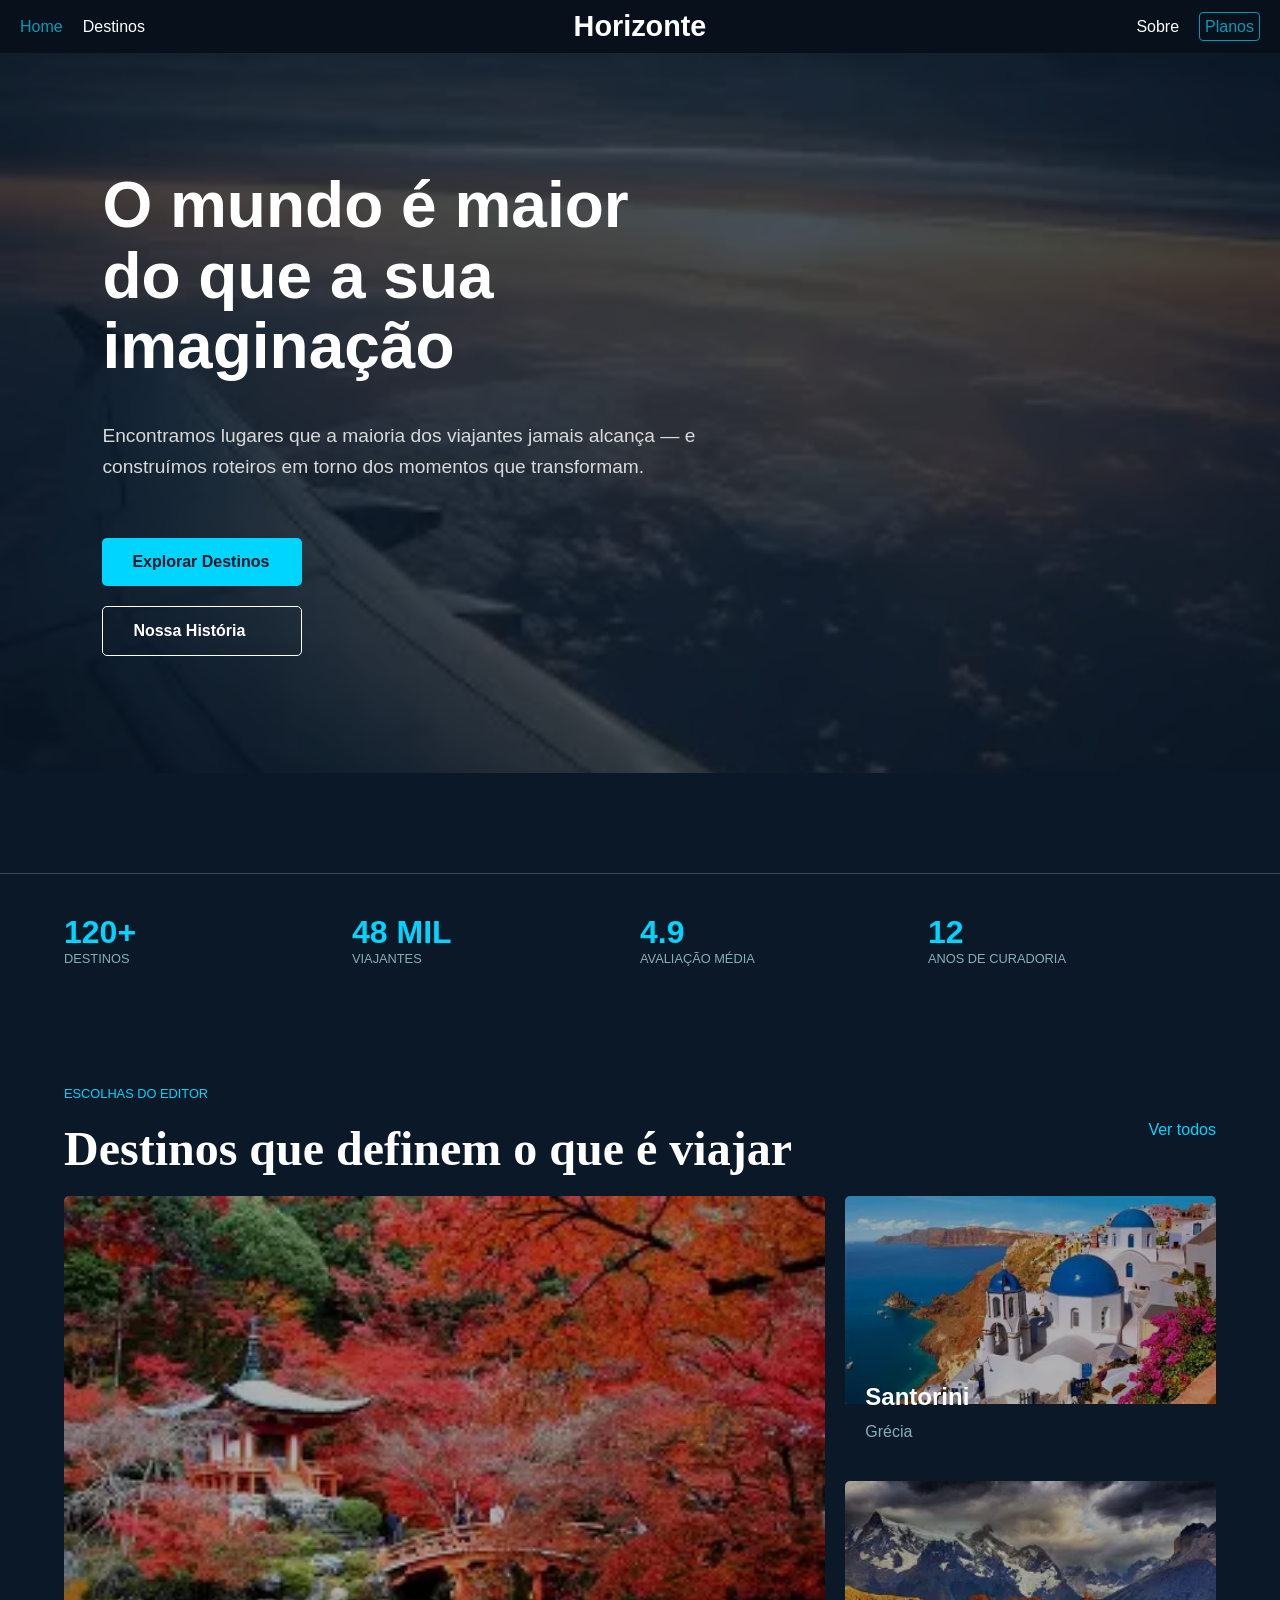
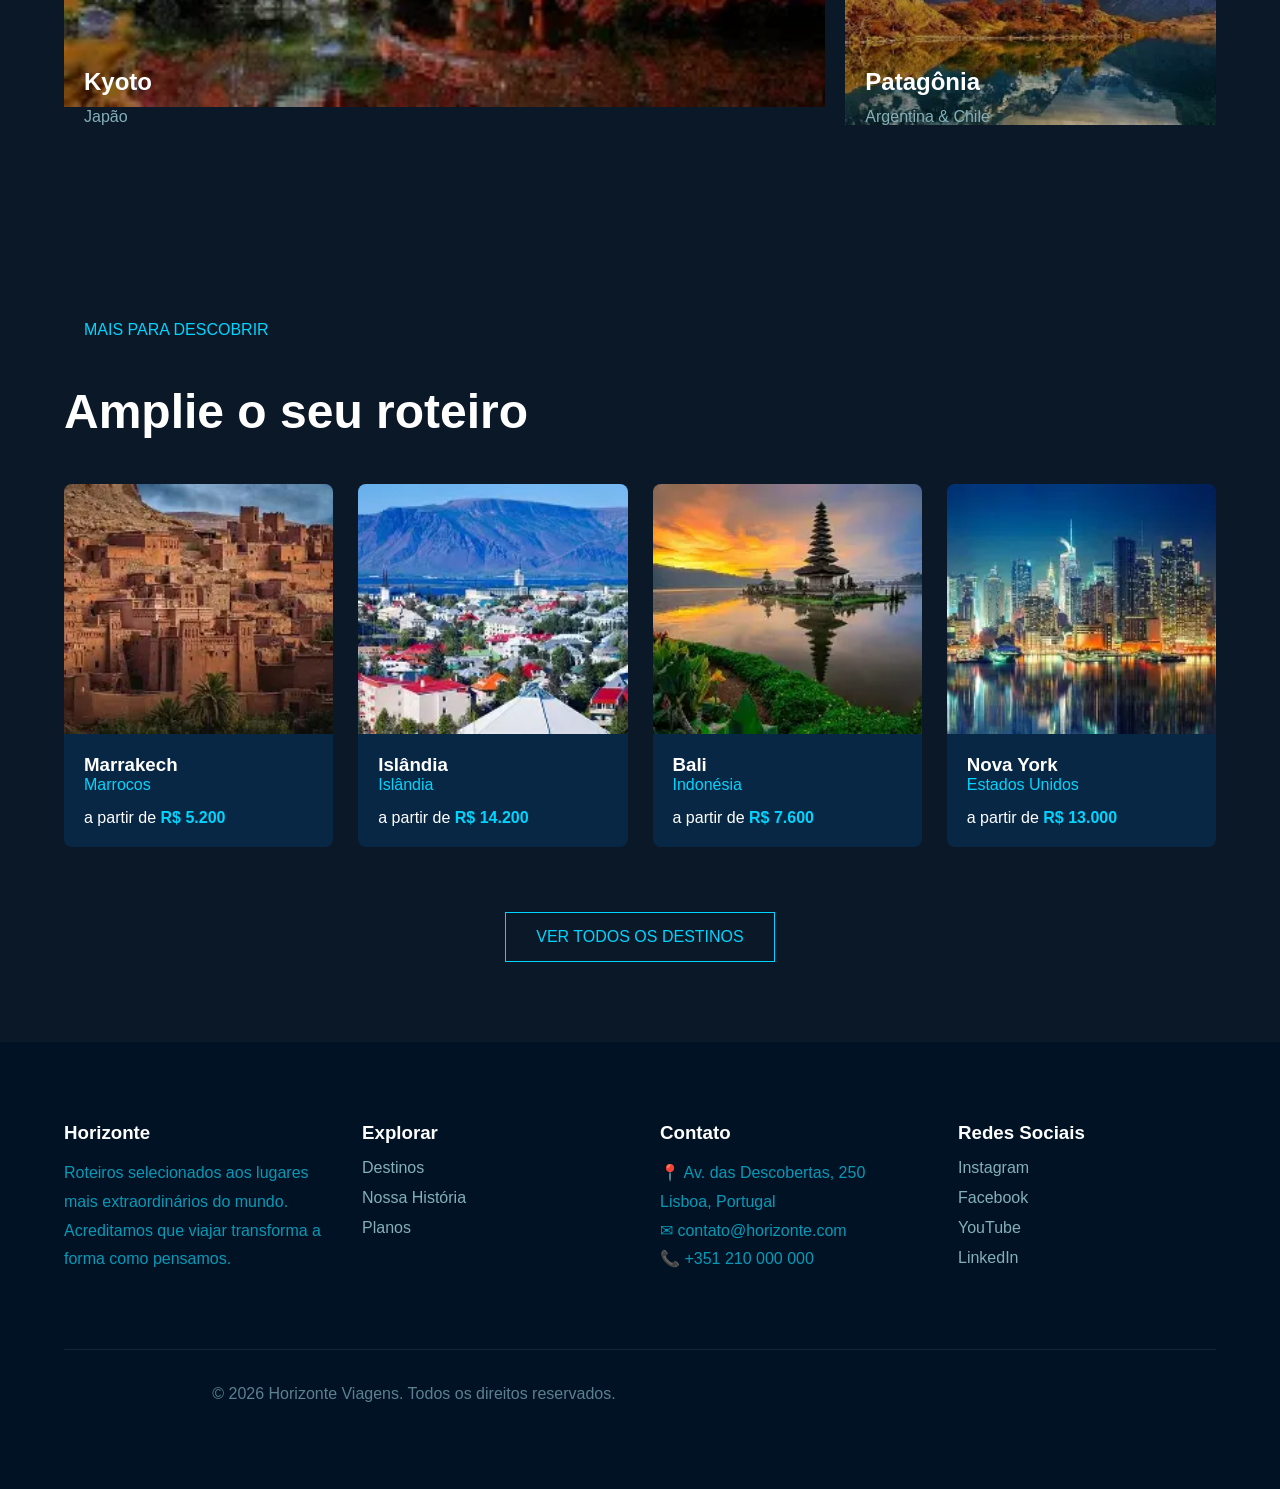
<file: AtividadeTemaLivre/index.html>
<!DOCTYPE html>
<html lang="pt-br">
<head>
    <meta charset="UTF-8">
    <meta name="viewport" content="width=device-width, initial-scale=1.0">
    <title>Home</title>
    <link rel="stylesheet" href="../AtividadeTemaLivre/css/style.css">
</head>
<body>
    <header>
        <nav class="navbar">
            <div class="nav-esquerda">
                <ul>
                    <li><a href="../AtividadeTemaLivre/index.html" class="ativo">Home</a></li>
                    <li><a href="../AtividadeTemaLivre/pages/destinos.html">Destinos</a></li>
                </ul>
        </div>
        <div class="nav-title">
            <h1>Horizonte</h1>
        </div>
        <div class="nav-direita">
            <ul>
                <li><a href="../AtividadeTemaLivre/pages/sobre.html">Sobre</a></li>
                <li><a href="../AtividadeTemaLivre/pages/planos.html" class="planos">Planos</a></li>
            </ul>
        </div>
        </nav>
    </header>

    <main>
        <section class="hero">
            <div class="content">
                <figure>
                    <img src="../AtividadeTemaLivre/assets/imagens/imagemFundo.webp" alt="">
                </figure>

                <div class="texto">
                    <h1>O mundo é maior do que a sua imaginação</h1>
                    <p>Encontramos lugares que a maioria dos viajantes jamais alcança — e construímos roteiros em torno dos momentos que transformam.</p>
                    <a href="../AtividadeTemaLivre/pages/destinos.html" class="botao-explorar">Explorar Destinos</a>
                    <a href="../AtividadeTemaLivre/pages/sobre.html" class="botao-historia">Nossa História</a>
                </div>
            </div>
            <div class="informacoes">
                <div class="info">
                    <h3>120+</h3>
                    <p>DESTINOS</p>
                </div>
                <div class="info">
                    <h3>48 MIL</h3>
                    <p>VIAJANTES</p>
                </div>
                <div class="info">
                    <h3>4.9</h3>
                    <p>AVALIAÇÃO MÉDIA</p>
                </div>
                <div class="info">
                    <h3>12</h3>
                    <p>Anos de curadoria</p>
                </div>
            </div>
        </section>

        <section class="escolha-editor">
            <p>ESCOLHAS DO EDITOR</p>
            <h2>Destinos que definem o que é viajar</h2>
            <a href="../AtividadeTemaLivre/pages/destinos.html">Ver todos</a>
            <div class="escolha">
                <figure>
                    <img src="../AtividadeTemaLivre/assets/imagens/kyoto.webp" alt="">
                </figure>
                <h2>Kyoto</h2>
                <p>Japão</p>
            </div>
            <div class="escolha">
                <figure>
                    <img src="../AtividadeTemaLivre/assets/imagens/santorini.webp" alt="">
                </figure>
                <h2>Santorini</h2>
                <p>Grécia</p>
            </div>
            <div class="escolha">
                <figure>
                    <img src="../AtividadeTemaLivre/assets/imagens/patagonia.webp" alt="">
                </figure>
                <h2>Patagônia</h2>
                <p>Argentina & Chile</p>
            </div>
        </section>

        <section class="descobir">
            <p>MAIS PARA DESCOBRIR</p>
            <h2>Amplie o seu roteiro</h2>

            <div>
                <figure>
                    <img src="../AtividadeTemaLivre/assets/imagens/marrakech.webp" alt="">
                </figure>
                <h3>Marrakech</h3>
                <span>Marrocos</span>
                <p>a partir de <strong>R$ 5.200</strong></p>
            </div>

            <div>
                <figure>
                    <img src="../AtividadeTemaLivre/assets/imagens/islandia.webp" alt="">
                </figure>
                <h3>Islândia</h3>
                <span>Islândia</span>
                <p>a partir de <strong>R$ 14.200</strong></p>
            </div>

            <div>
                <figure>
                    <img src="../AtividadeTemaLivre/assets/imagens/bali.webp" alt="">
                </figure>
                <h3>Bali</h3>
                <span>Indonésia</span>
                <p>a partir de <strong>R$ 7.600</strong></p>
            </div>

            <div>
                <figure>
                    <img src="../AtividadeTemaLivre/assets/imagens/novaYork.webp" alt="">
                </figure>
                <h3>Nova York</h3>
                <span>Estados Unidos</span>
                <p>a partir de <strong>R$ 13.000</strong></p>
            </div>
            <a href="../AtividadeTemaLivre/pages/destinos.html">VER TODOS OS DESTINOS</a>
        </section>
    </main>

    <footer>
        <div>
            <h3>Horizonte</h3>
            <p>Roteiros selecionados aos lugares mais extraordinários do mundo. Acreditamos que viajar transforma a forma como pensamos.</p>
        </div>
        <div>
            <h3>Explorar</h3>
            <a href="../pages/destinos.html">Destinos</a>
            <a href="../pages/sobre.html">Nossa História</a>
            <a href="../pages/planos.html">Planos</a>
        </div>

        <div>
            <h3>Contato</h3>
            <p>📍 Av. das Descobertas, 250</p>
            <p>Lisboa, Portugal</p>
            <p>✉ contato@horizonte.com</p>
            <p>📞 +351 210 000 000</p>
        </div>

        <div>
            <h3>Redes Sociais</h3>
            <a href="#">Instagram</a>
            <a href="#">Facebook</a>
            <a href="#">YouTube</a>
            <a href="#">LinkedIn</a>
        </div>
        
        <div class="copyright">
            <p>© 2026 Horizonte Viagens. Todos os direitos reservados.</p>
        </div>
    </footer>
</body>
</html>
</file>
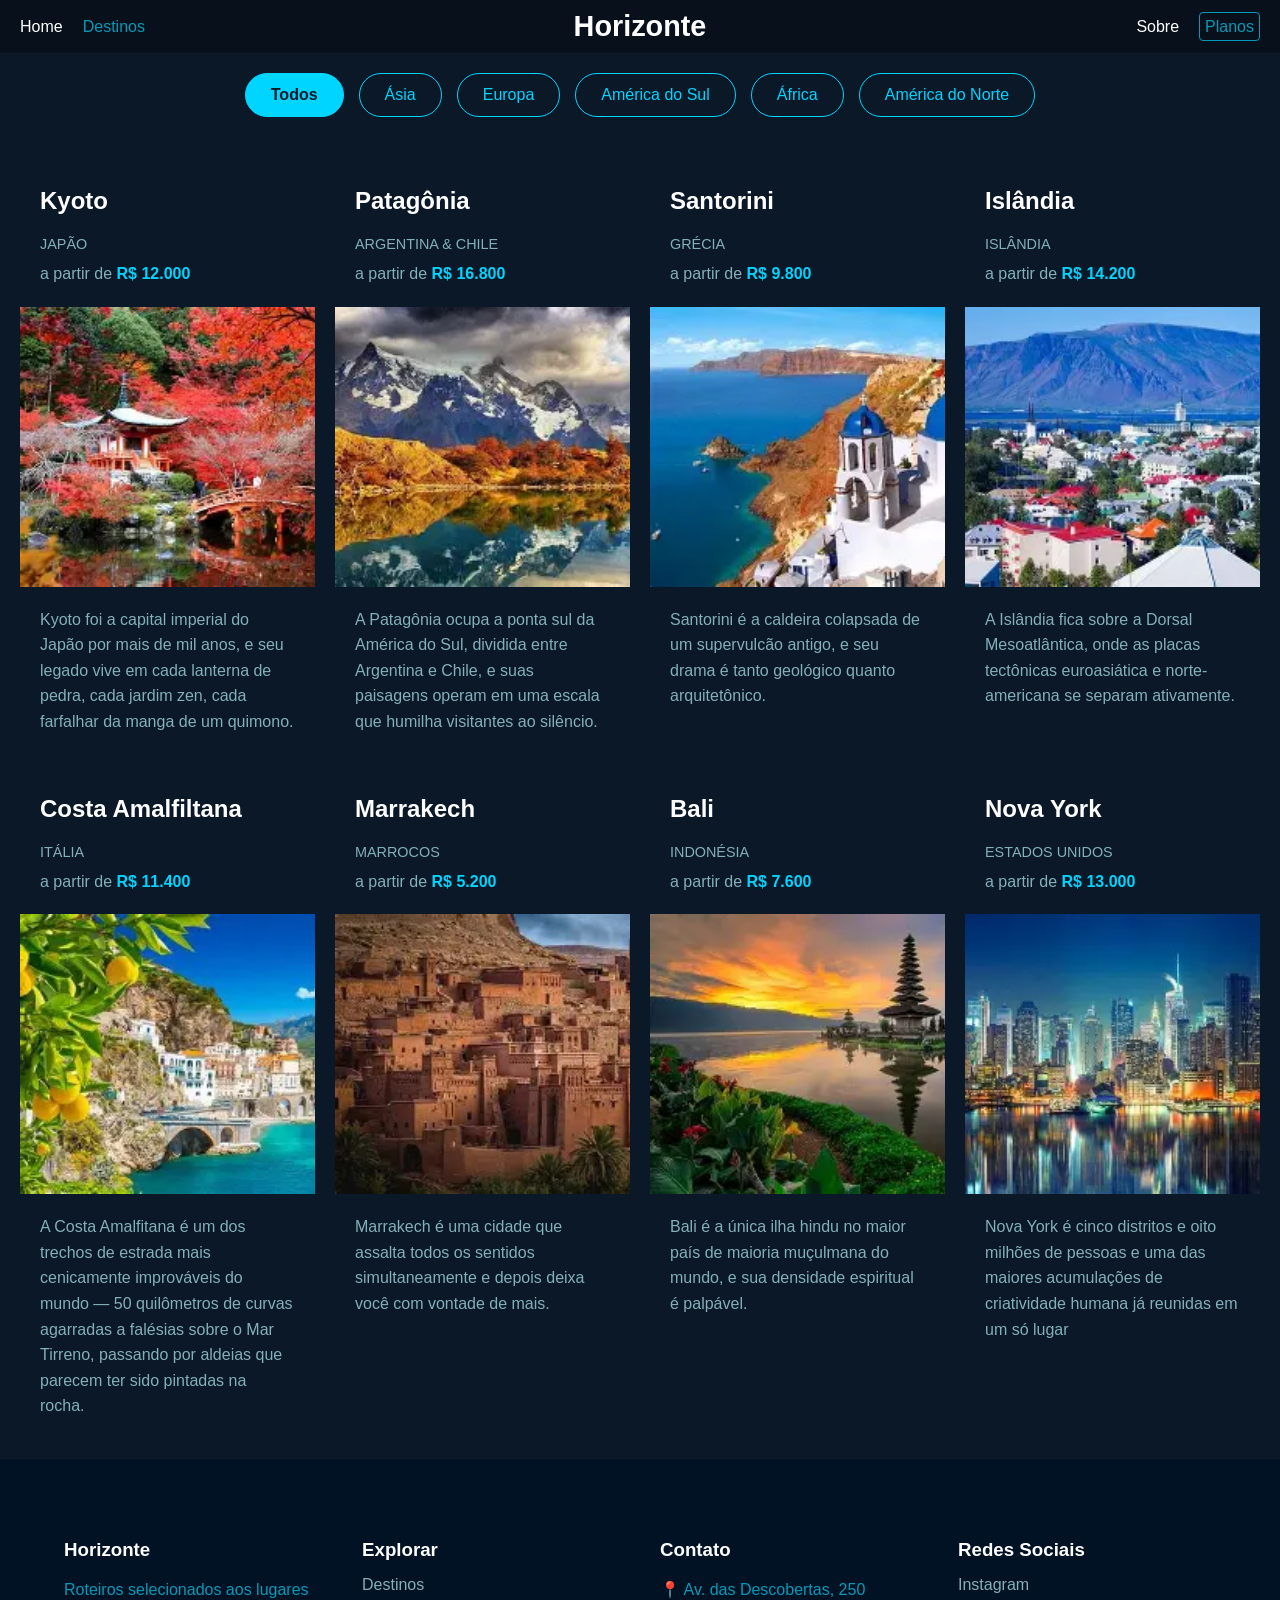
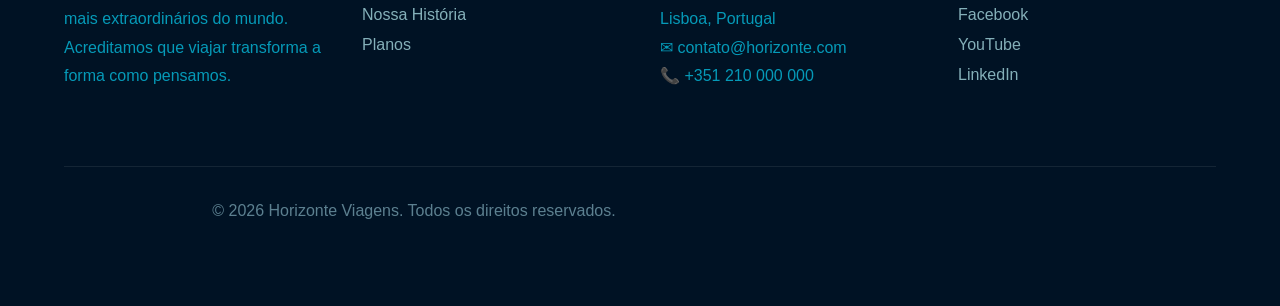
<file: AtividadeTemaLivre/pages/destinos.html>
<!DOCTYPE html>
<html lang="pt-br">
<head>
    <meta charset="UTF-8">
    <meta name="viewport" content="width=device-width, initial-scale=1.0">
    <title>Destinos</title>
    <link rel="stylesheet" href="../css/destinos.css">
</head>
<body>
    <header>
        <nav class="navbar">
            <div class="nav-esquerda">
                <ul>
                    <li><a href="../index.html">Home</a></li>
                    <li><a href="../pages/destinos.html" class="ativo">Destinos</a></li>
                </ul>
            </div>
            <div class="nav-title">
                <h1>Horizonte</h1>
            </div>
            <div class="nav-direita">
                <ul>
                    <li><a href="../pages/sobre.html">Sobre</a></li>
                    <li><a href="../pages/planos.html" class="planos">Planos</a></li>
                </ul>
            </div>
        </nav>
    </header>

    <main>
        <section>
            <input type="radio" name="continente" id="todos" checked>
            <input type="radio" name="continente" id="asia">
            <input type="radio" name="continente" id="europa">
            <input type="radio" name="continente" id="america-sul">
            <input type="radio" name="continente" id="africa">
            <input type="radio" name="continente" id="america-norte">

            <div class="menu">
                <label for="todos">Todos</label>
                <label for="asia">Ásia</label>
                <label for="europa">Europa</label>
                <label for="america-sul">América do Sul</label>
                <label for="africa">África</label>
                <label for="america-norte">América do Norte</label>
            </div>

            <section class="cards">
                <div class="card asia">
                    <h2>Kyoto</h2>
                    <span>Japão</span>
                    <p>a partir de <strong>R$ 12.000</strong></p>
                    <div class="imagens">
                        <figure>
                            
                            <a href="../pages/detalhes.html"><img src="../assets/imagens/kyoto.webp" alt=""></a>
                        </figure>
                    </div>
                    <p>Kyoto foi a capital imperial do Japão por mais de mil anos, e seu legado vive em cada lanterna de pedra, cada jardim zen, cada farfalhar da manga de um quimono.</p>
                </div>

                <div class="card america-sul">
                    <h2>Patagônia</h2>
                    <span>Argentina & Chile</span>
                    <p>a partir de <strong>R$ 16.800</strong></p>
                    <div class="imagens">
                        <figure>
                            <a href="../pages/detalhes.html"><img src="../assets/imagens/patagonia.webp" alt=""></a>
                        </figure>
                    </div>
                    <p>A Patagônia ocupa a ponta sul da América do Sul, dividida entre Argentina e Chile, e suas paisagens operam em uma escala que humilha visitantes ao silêncio.</p>
                </div>

                <div class="card europa">
                    <h2>Santorini</h2>
                    <span>Grécia</span>
                    <p>a partir de <strong>R$ 9.800</strong></p>
                    <div class="imagens">
                        <figure>
                            <a href="../pages/detalhes.html"><img src="../assets/imagens/santorini.webp" alt=""></a>
                        </figure>
                    </div>
                    <p>Santorini é a caldeira colapsada de um supervulcão antigo, e seu drama é tanto geológico quanto arquitetônico.</p>
                </div>

                <div class="card europa">
                    <h2>Islândia</h2>
                    <span>Islândia</span>
                    <p>a partir de <strong>R$ 14.200</strong></p>
                    <div class="imagens">
                        <figure>
                            <a href="../pages/detalhes.html"><img src="../assets/imagens/islandia.webp" alt=""></a>
                        </figure>
                    </div>
                    <p>A Islândia fica sobre a Dorsal Mesoatlântica, onde as placas tectônicas euroasiática e norte-americana se separam ativamente.</p>

                </div>

                <div class="card europa">
                    <h2>Costa Amalfiltana</h2>
                    <span>Itália</span>
                    <p>a partir de <strong>R$ 11.400</strong></p>
                    <div class="imagens">
                        <figure>
                            <a href="../pages/detalhes.html"><img src="../assets/imagens/costaAmalfitana.webp" alt=""></a>
                        </figure>
                    </div>
                    <p>A Costa Amalfitana é um dos trechos de estrada mais cenicamente improváveis do mundo — 50 quilômetros de curvas agarradas a falésias sobre o Mar Tirreno, passando por aldeias que parecem ter sido pintadas na rocha.</p>
                </div>
                
                <div class="card africa">
                    <h2>Marrakech</h2>
                    <span>Marrocos</span>
                    <p>a partir de <strong>R$ 5.200</strong></p>
                        <div class="imagens">
                            <figure>
                                <a href="../pages/detalhes.html"><img src="../assets/imagens/marrakech.webp" alt=""></a>
                            </figure>
                    </div>
                    <p>Marrakech é uma cidade que assalta todos os sentidos simultaneamente e depois deixa você com vontade de mais.</p>
                </div>

                <div class="card asia">
                    <h2>Bali</h2>
                    <span>Indonésia</span>
                    <p>a partir de <strong>R$ 7.600</strong></p>
                    <div class="imagens">
                        <figure>
                            <a href="../pages/detalhes.html"><img src="../assets/imagens/bali.webp" alt=""></a>
                        </figure>
                    </div>
                    <p>Bali é a única ilha hindu no maior país de maioria muçulmana do mundo, e sua densidade espiritual é palpável.</p>
                </div>

                <div class="card america-norte">
                    <h2>Nova York</h2>
                    <span>Estados Unidos</span>
                    <p>a partir de <strong>R$ 13.000</strong></p>
                    <div class="imagens">
                        <figure>
                            <a href="../pages/detalhes.html"><img src="../assets/imagens/novaYork.webp" alt=""></a>
                        </figure>
                    </div>
                    <p>Nova York é cinco distritos e oito milhões de pessoas e uma das maiores acumulações de criatividade humana já reunidas em um só lugar</p>
                </div>
            </section>
        </section>
    </main>

    <footer>
        <div>
            <h3>Horizonte</h3>
            <p>Roteiros selecionados aos lugares mais extraordinários do mundo. Acreditamos que viajar transforma a forma como pensamos.</p>
        </div>
        <div>
            <h3>Explorar</h3>
            <a href="../pages/destinos.html">Destinos</a>
            <a href="../pages/sobre.html">Nossa História</a>
            <a href="../pages/planos.html">Planos</a>
        </div>

        <div>
            <h3>Contato</h3>
            <p>📍 Av. das Descobertas, 250</p>
            <p>Lisboa, Portugal</p>
            <p>✉ contato@horizonte.com</p>
            <p>📞 +351 210 000 000</p>
        </div>

        <div>
            <h3>Redes Sociais</h3>
            <a href="#">Instagram</a>
            <a href="#">Facebook</a>
            <a href="#">YouTube</a>
            <a href="#">LinkedIn</a>
        </div>
        
        <div class="copyright">
            <p>© 2026 Horizonte Viagens. Todos os direitos reservados.</p>
        </div>
    </footer>
</body>
</html>
</file>
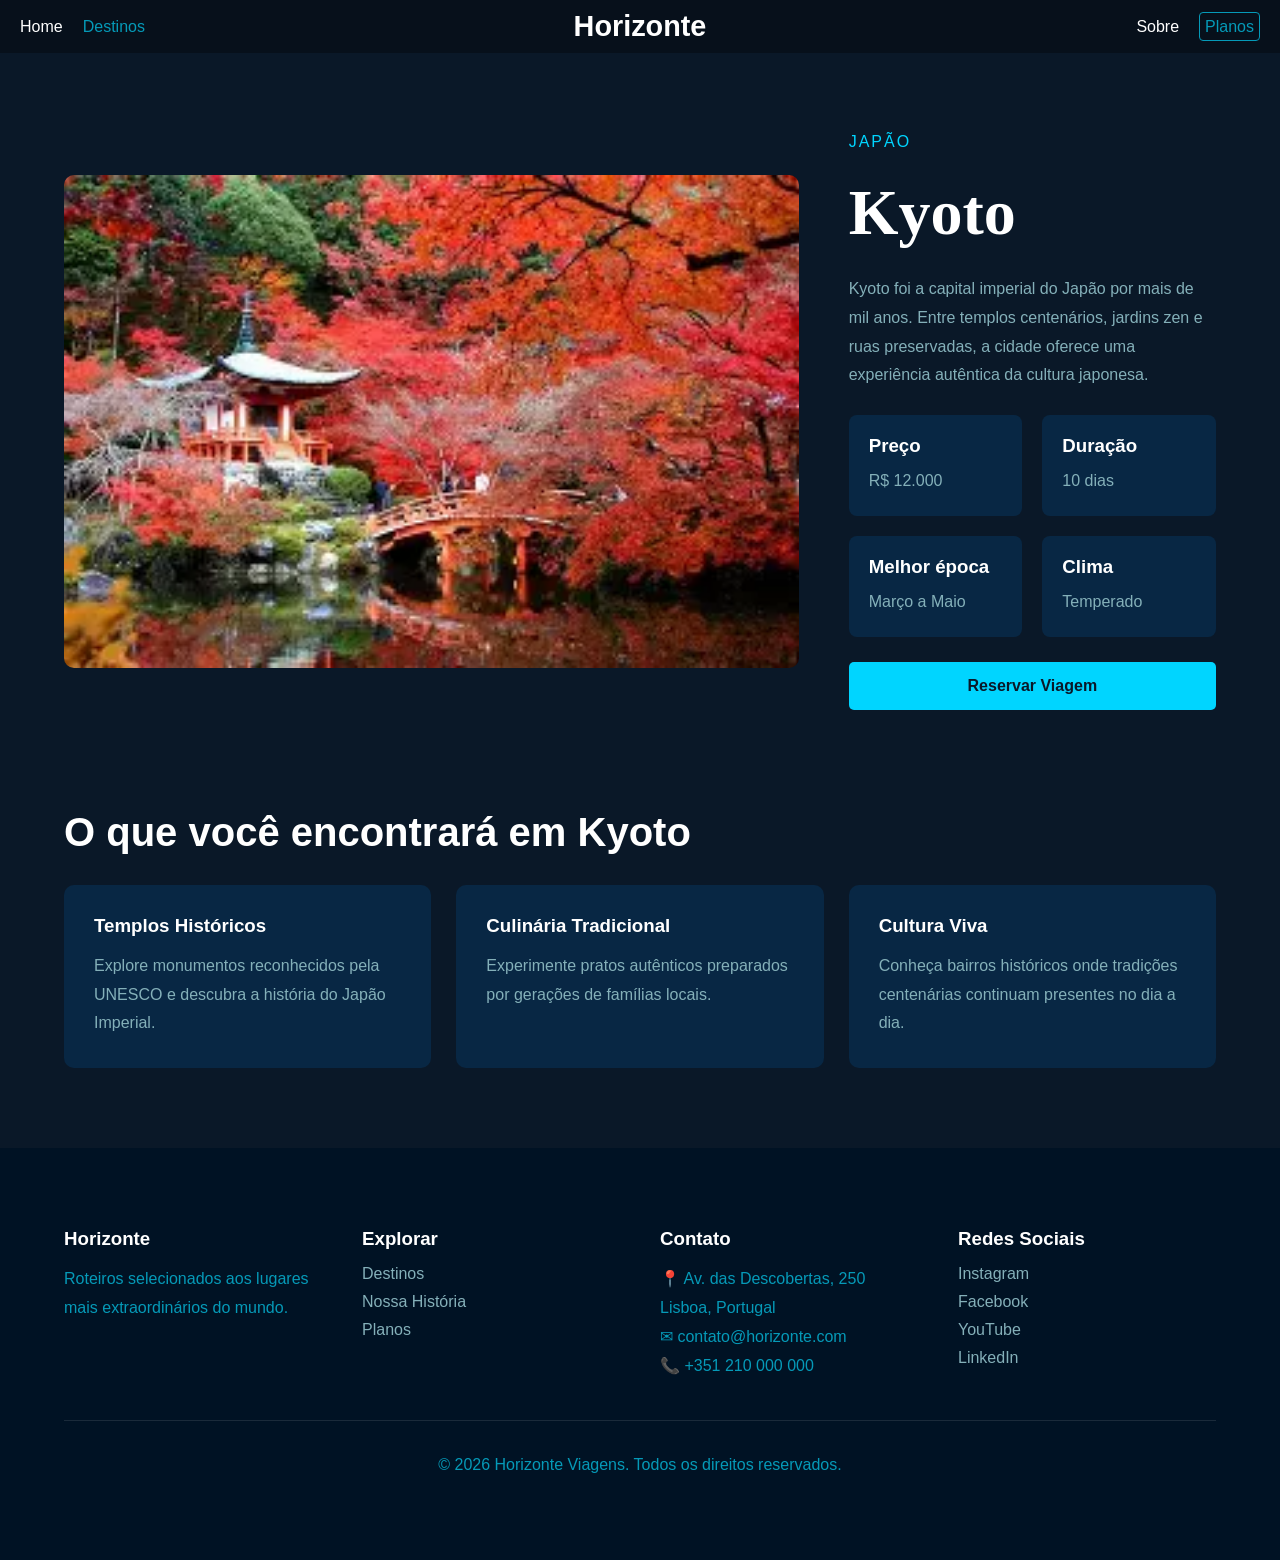
<file: AtividadeTemaLivre/pages/detalhes.html>
<!DOCTYPE html>
<html lang="pt-br">
<head>
    <meta charset="UTF-8">
    <meta name="viewport" content="width=device-width, initial-scale=1.0">
    <title>Kyoto - Horizonte</title>
    <link rel="stylesheet" href="../css/detalhes.css">
</head>
<body>

    <header>
        <nav class="navbar">
            <div class="nav-esquerda">
                <ul>
                    <li><a href="../index.html">Home</a></li>
                    <li><a href="../pages/destinos.html" class="ativo">Destinos</a></li>
                </ul>
            </div>
            <div class="nav-title">
                <h1>Horizonte</h1>
            </div>
            <div class="nav-direita">
                <ul>
                    <li><a href="../pages/sobre.html">Sobre</a></li>
                    <li><a href="../pages/planos.html" class="planos">Planos</a></li>
                </ul>
            </div>
        </nav>
    </header>

    <main>
        <section class="detalhe-destino">
            <figure>
                <img src="../assets/imagens/kyoto.webp" alt="Kyoto">
            </figure>
            <div class="informacoes">
                <span>JAPÃO</span>
                <h1>Kyoto</h1>
                <p>Kyoto foi a capital imperial do Japão por mais de mil anos.
                    Entre templos centenários, jardins zen e ruas preservadas,
                    a cidade oferece uma experiência autêntica da cultura japonesa.</p>

                <div class="metadados">
                    <div>
                        <h3>Preço</h3>
                        <p>R$ 12.000</p>
                    </div>

                    <div>
                        <h3>Duração</h3>
                        <p>10 dias</p>
                    </div>

                    <div>
                        <h3>Melhor época</h3>
                        <p>Março a Maio</p>
                    </div>

                    <div>
                        <h3>Clima</h3>
                        <p>Temperado</p>
                    </div>
                </div>
                <a href="#" class="botao">Reservar Viagem</a>
            </div>
        </section>

        <section class="experiencias">
            <h2>O que você encontrará em Kyoto</h2>
            <div class="cards">
                <article>
                    <h3>Templos Históricos</h3>
                    <p>Explore monumentos reconhecidos pela UNESCO e descubra a história do Japão Imperial.</p>
                </article>

                <article>
                    <h3>Culinária Tradicional</h3>
                    <p>Experimente pratos autênticos preparados por gerações de famílias locais.</p>
                </article>

                <article>
                    <h3>Cultura Viva</h3>
                    <p>Conheça bairros históricos onde tradições centenárias continuam presentes no dia a dia.</p>
                </article>
            </div>
        </section>
    </main>

    <footer>
        <div>
            <h3>Horizonte</h3>
            <p>Roteiros selecionados aos lugares mais extraordinários do mundo.</p>
        </div>

        <div>
            <h3>Explorar</h3>
            <a href="../pages/destinos.html">Destinos</a>
            <a href="../pages/sobre.html">Nossa História</a>
            <a href="../pages/planos.html">Planos</a>
        </div>

        <div>
            <h3>Contato</h3>
            <p>📍 Av. das Descobertas, 250</p>
            <p>Lisboa, Portugal</p>
            <p>✉ contato@horizonte.com</p>
            <p>📞 +351 210 000 000</p>
        </div>

        <div>
            <h3>Redes Sociais</h3>
            <a href="#">Instagram</a>
            <a href="#">Facebook</a>
            <a href="#">YouTube</a>
            <a href="#">LinkedIn</a>
        </div>

        <div class="copyright">
            <p>© 2026 Horizonte Viagens. Todos os direitos reservados.</p>
        </div>
    </footer>
</body>
</html>
</file>
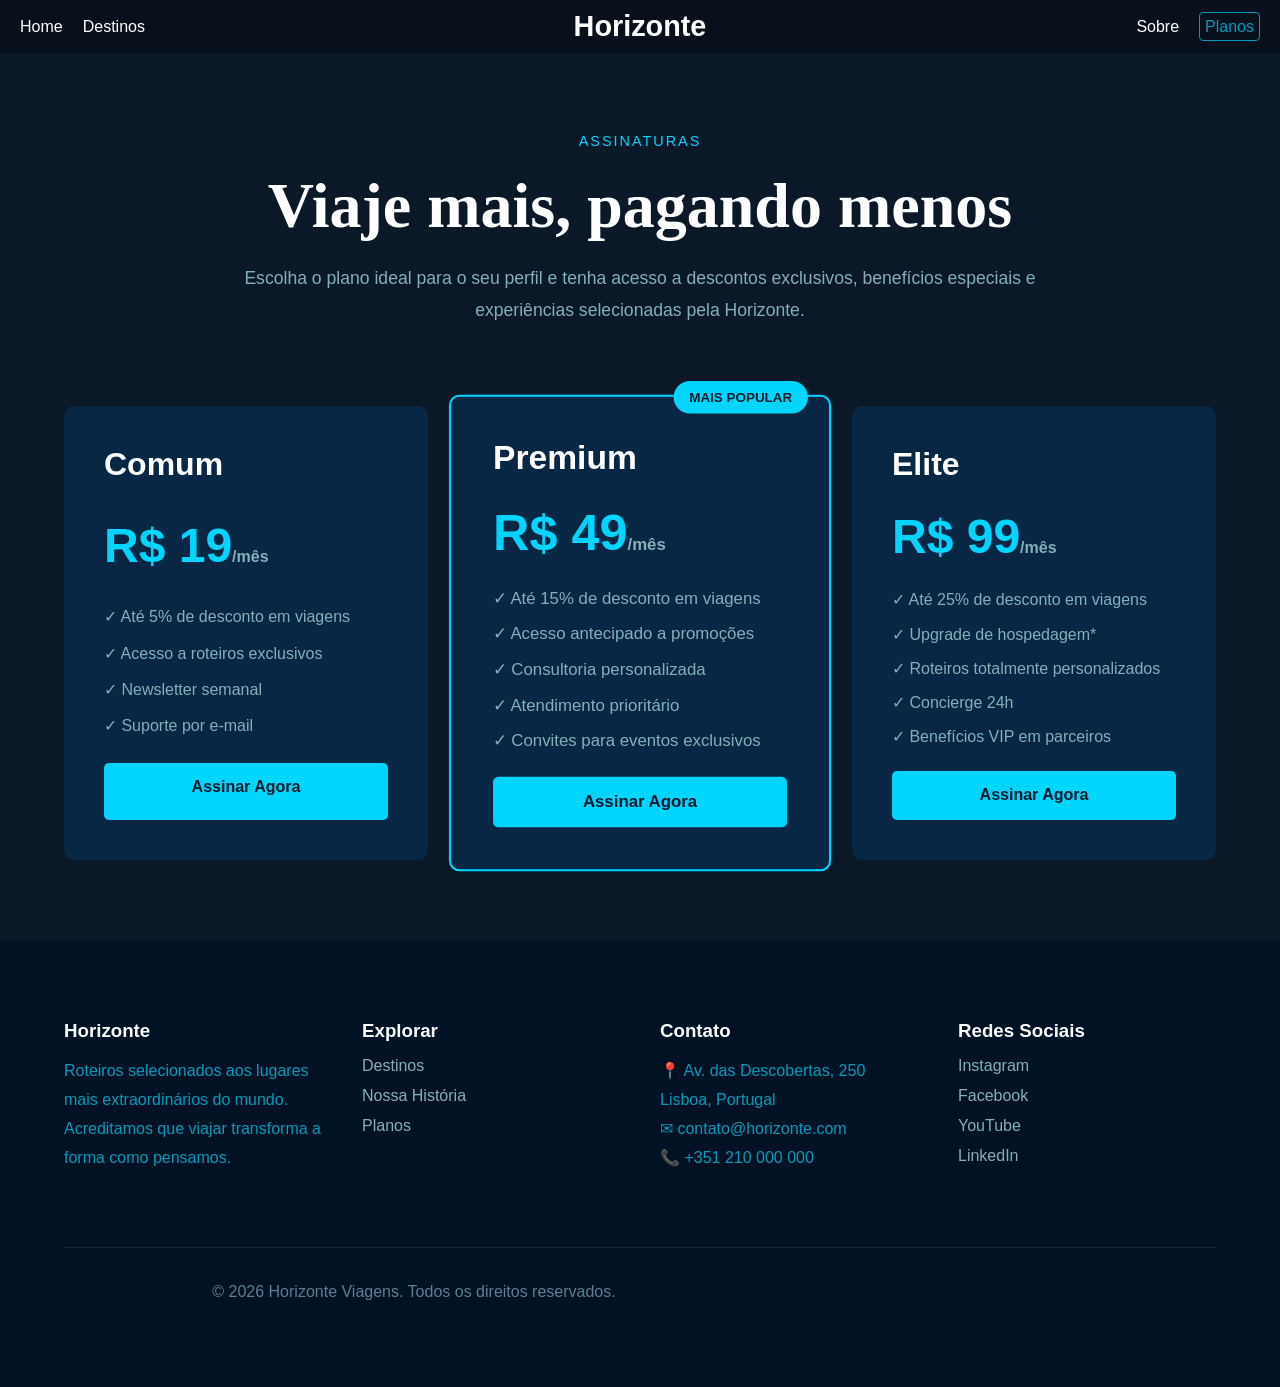
<file: AtividadeTemaLivre/pages/planos.html>
<!DOCTYPE html>
<html lang="pt-br">
<head>
    <meta charset="UTF-8">
    <meta name="viewport" content="width=device-width, initial-scale=1.0">
    <title>Planos</title>
    <link rel="stylesheet" href="../css/planos.css">
</head>
<body>
    <header>
        <nav class="navbar">
            <div class="nav-esquerda">
                <ul>
                    <li><a href="../index.html">Home</a></li>
                    <li><a href="../pages/destinos.html">Destinos</a></li>
                </ul>
            </div>
            <div class="nav-title">
                <h1>Horizonte</h1>
            </div>
            <div class="nav-direita">
                <ul>
                    <li><a href="../pages/sobre.html">Sobre</a></li>
                    <li><a href="../pages/planos.html" class="link-planos">Planos</a></li>
                </ul>
            </div>
        </nav>
    </header>

    <main class="planos">

    <section class="hero-planos">
        <span>ASSINATURAS</span>
        <h1>Viaje mais, pagando menos</h1>
        <p>
            Escolha o plano ideal para o seu perfil e tenha acesso a descontos
            exclusivos, benefícios especiais e experiências selecionadas pela Horizonte.
        </p>
    </section>

    <section class="cards-planos">

        <article class="plano">
            <h2>Comum</h2>
            <p class="preco">R$ 19<span>/mês</span></p>

            <ul>
                <li>✓ Até 5% de desconto em viagens</li>
                <li>✓ Acesso a roteiros exclusivos</li>
                <li>✓ Newsletter semanal</li>
                <li>✓ Suporte por e-mail</li>
            </ul>

            <a href="#">Assinar Agora</a>
        </article>

        <article class="plano destaque">
            <span class="popular">MAIS POPULAR</span>

            <h2>Premium</h2>
            <p class="preco">R$ 49<span>/mês</span></p>

            <ul>
                <li>✓ Até 15% de desconto em viagens</li>
                <li>✓ Acesso antecipado a promoções</li>
                <li>✓ Consultoria personalizada</li>
                <li>✓ Atendimento prioritário</li>
                <li>✓ Convites para eventos exclusivos</li>
            </ul>

            <a href="#">Assinar Agora</a>
        </article>

        <article class="plano">
            <h2>Elite</h2>
            <p class="preco">R$ 99<span>/mês</span></p>

            <ul>
                <li>✓ Até 25% de desconto em viagens</li>
                <li>✓ Upgrade de hospedagem*</li>
                <li>✓ Roteiros totalmente personalizados</li>
                <li>✓ Concierge 24h</li>
                <li>✓ Benefícios VIP em parceiros</li>
            </ul>

            <a href="#">Assinar Agora</a>
        </article>

    </section>

</main>

    <footer>
        <div>
            <h3>Horizonte</h3>
            <p>Roteiros selecionados aos lugares mais extraordinários do mundo. Acreditamos que viajar transforma a forma como pensamos.</p>
        </div>
        <div>
            <h3>Explorar</h3>
            <a href="../pages/destinos.html">Destinos</a>
            <a href="../pages/sobre.html">Nossa História</a>
            <a href="../pages/planos.html">Planos</a>
        </div>

        <div>
            <h3>Contato</h3>
            <p>📍 Av. das Descobertas, 250</p>
            <p>Lisboa, Portugal</p>
            <p>✉ contato@horizonte.com</p>
            <p>📞 +351 210 000 000</p>
        </div>

        <div>
            <h3>Redes Sociais</h3>
            <a href="#">Instagram</a>
            <a href="#">Facebook</a>
            <a href="#">YouTube</a>
            <a href="#">LinkedIn</a>
        </div>
        
        <div class="copyright">
            <p>© 2026 Horizonte Viagens. Todos os direitos reservados.</p>
        </div>
    </footer>
</body>
</html>
</file>
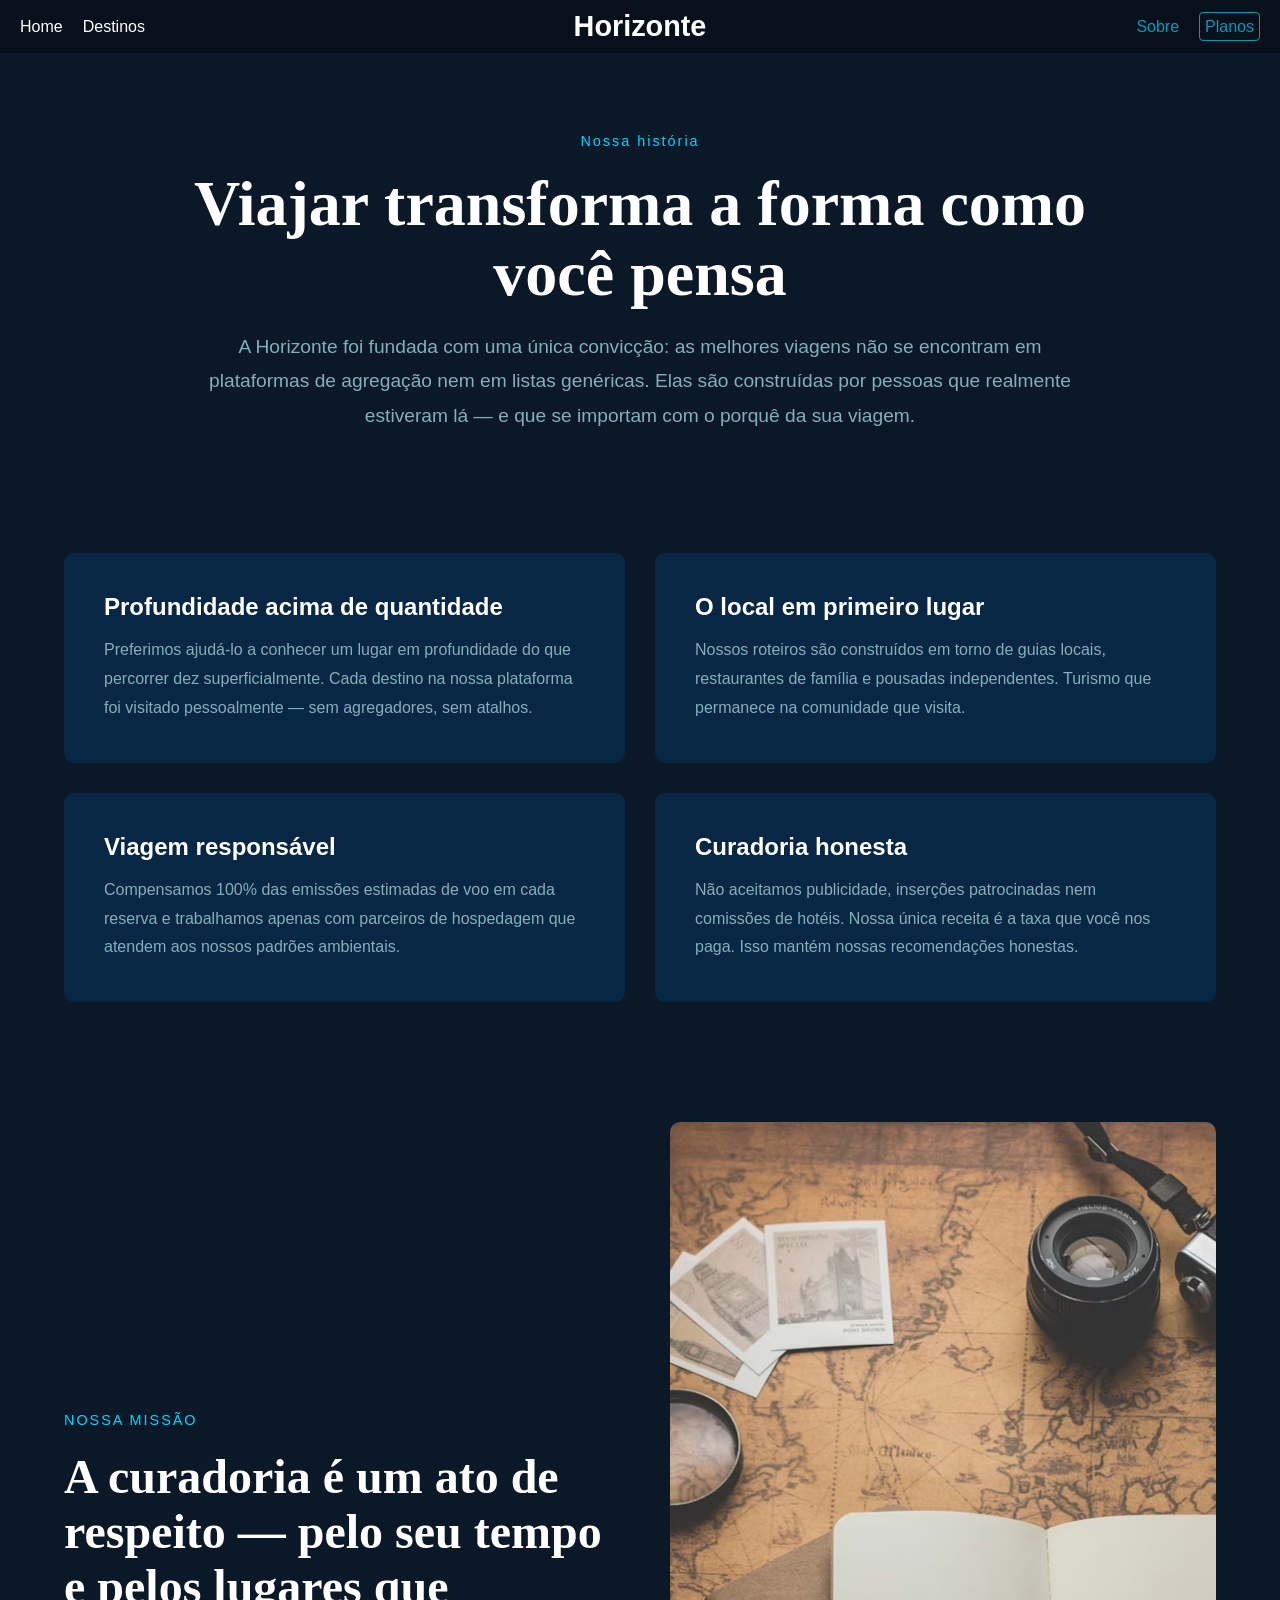
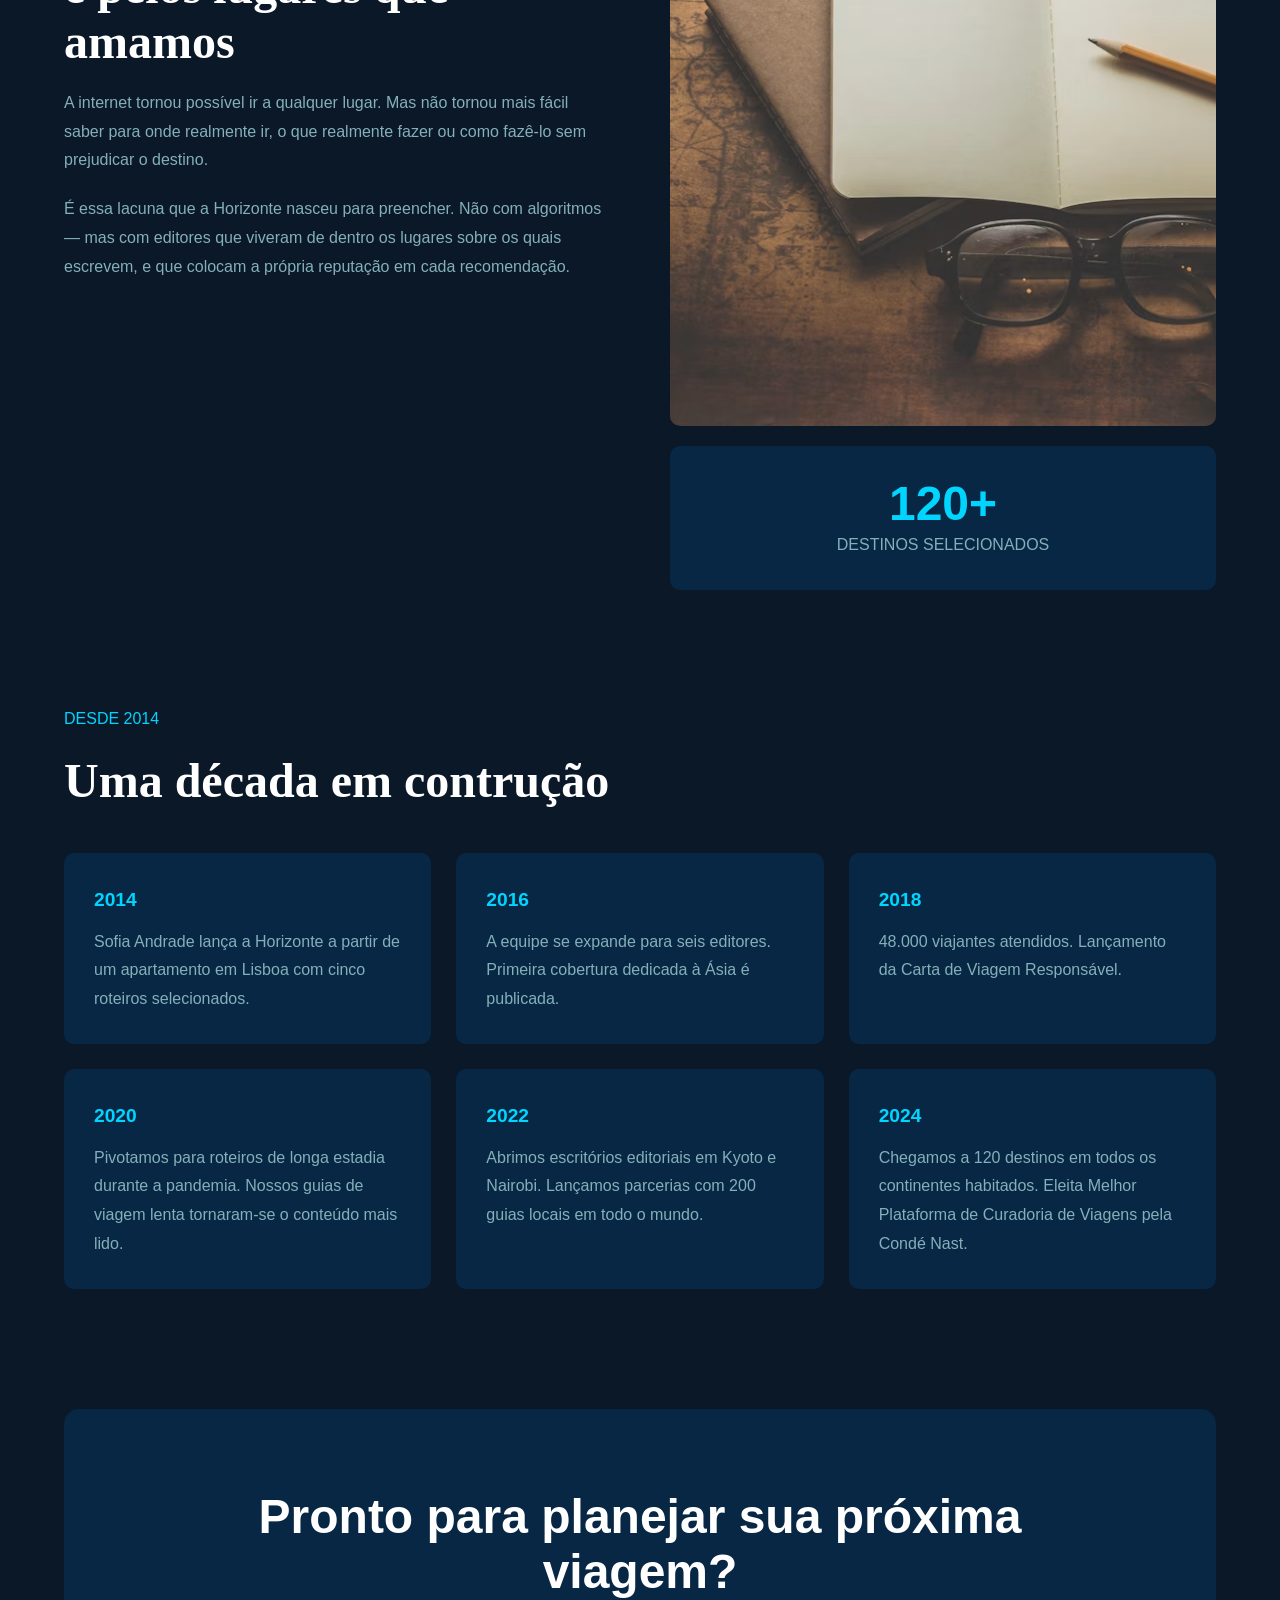
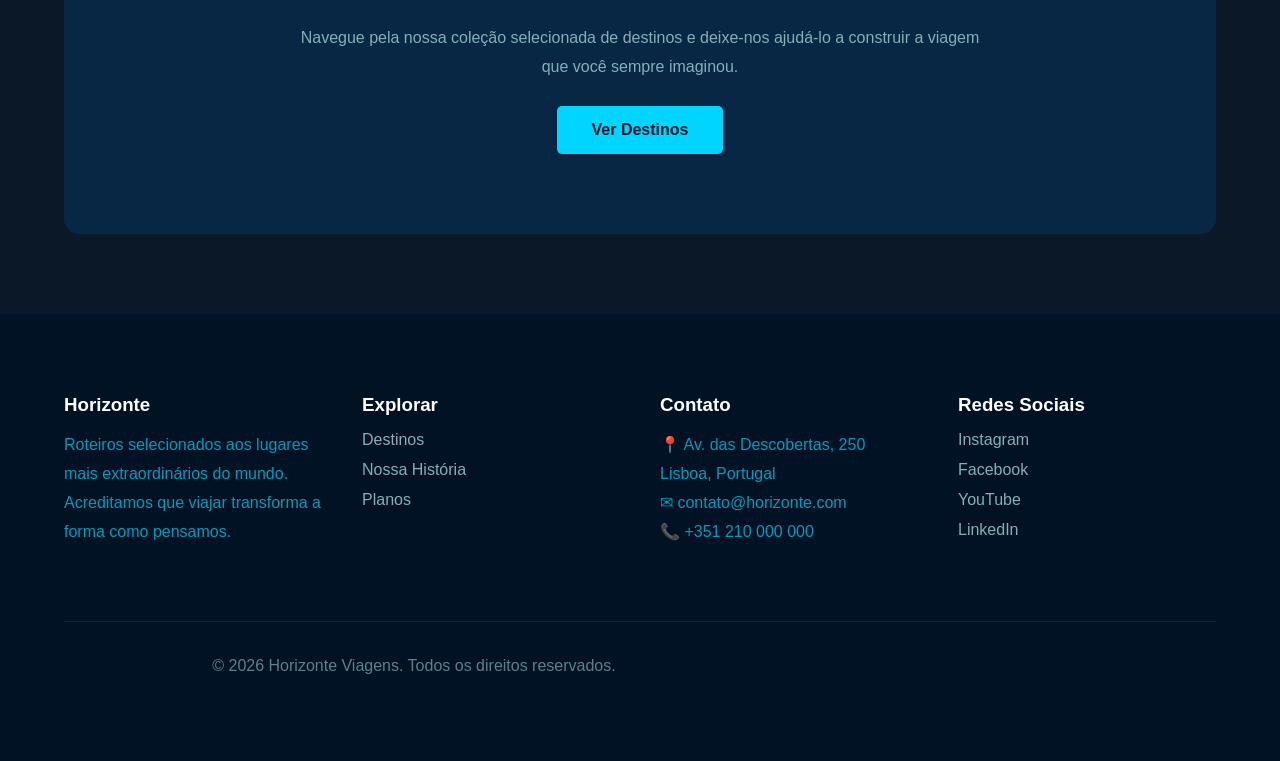
<file: AtividadeTemaLivre/pages/sobre.html>
<!DOCTYPE html>
<html lang="pt-br">
<head>
    <meta charset="UTF-8">
    <meta name="viewport" content="width=device-width, initial-scale=1.0">
    <title>Sobre</title>
    <link rel="stylesheet" href="../css/sobre.css">
</head>
<body>
    <header>
        <nav class="navbar">
            <div class="nav-esquerda">
                <ul>
                    <li><a href="../index.html">Home</a></li>
                    <li><a href="../pages/destinos.html">Destinos</a></li>
                </ul>
            </div>
            <div class="nav-title">
                <h1>Horizonte</h1>
            </div>
            <div class="nav-direita">
                <ul>
                    <li><a href="../pages/sobre.html" class="ativo">Sobre</a></li>
                    <li><a href="../pages/planos.html" class="planos">Planos</a></li>
                </ul>
            </div>
        </nav>
    </header>

    <main>
        <section>
            <span>Nossa história</span>
            <h1>Viajar transforma a forma como você pensa</h1>
            <p>A Horizonte foi fundada com uma única convicção: as melhores viagens não se encontram em plataformas de agregação nem em listas genéricas. Elas são construídas por pessoas que realmente estiveram lá — e que se importam com o porquê da sua viagem.</p>
        </section>

        <section>
            <div>
                <h2>Profundidade acima de quantidade</h2>
                <p>Preferimos ajudá-lo a conhecer um lugar em profundidade do que percorrer dez superficialmente. Cada destino na nossa plataforma foi visitado pessoalmente — sem agregadores, sem atalhos.</p>
            </div>
            
            <div>
                <h2>O local em primeiro lugar</h2>
                <p>Nossos roteiros são construídos em torno de guias locais, restaurantes de família e pousadas independentes. Turismo que permanece na comunidade que visita.</p>
            </div>

            <div>
                <h2>Viagem responsável</h2>
                <p>Compensamos 100% das emissões estimadas de voo em cada reserva e trabalhamos apenas com parceiros de hospedagem que atendem aos nossos padrões ambientais.</p>
            </div>

            <div>
                <h2>Curadoria honesta</h2>
                <p>Não aceitamos publicidade, inserções patrocinadas nem comissões de hotéis. Nossa única receita é a taxa que você nos paga. Isso mantém nossas recomendações honestas.</p>
            </div>
        </section>

        <section class="missao">
            <div>
                <span>NOSSA MISSÃO</span>
                <h1>A curadoria é um ato de respeito — pelo seu tempo e pelos lugares que amamos</h1>
                <p>A internet tornou possível ir a qualquer lugar. Mas não tornou mais fácil saber para onde realmente ir, o que realmente fazer ou como fazê-lo sem prejudicar o destino.</p>
                <p>É essa lacuna que a Horizonte nasceu para preencher. Não com algoritmos — mas com editores que viveram de dentro os lugares sobre os quais escrevem, e que colocam a própria reputação em cada recomendação.</p>
            </div>

            <div>
                <figure>
                    <img src="../assets/imagens/missao.avif" alt="">
                </figure>
                <div>
                    <h2>120+</h2>
                    <p>DESTINOS SELECIONADOS</p>
                </div>
            </div>
        </section>

        <section class="desde">
            <span>DESDE 2014</span>
            <h1>Uma década em contrução</h1>
            <div>
                <p><strong>2014</strong> Sofia Andrade lança a Horizonte a partir de um apartamento em Lisboa com cinco roteiros selecionados.</p>
            </div>

            <div>
                <p><strong>2016</strong> A equipe se expande para seis editores. Primeira cobertura dedicada à Ásia é publicada.</p>
            </div>

            <div>
                <p><strong>2018</strong> 48.000 viajantes atendidos. Lançamento da Carta de Viagem Responsável.</p>
            </div>

            <div>
                <p><strong>2020</strong> Pivotamos para roteiros de longa estadia durante a pandemia. Nossos guias de viagem lenta tornaram-se o conteúdo mais lido.</p>
            </div>

            <div>
                <p><strong>2022</strong> Abrimos escritórios editoriais em Kyoto e Nairobi. Lançamos parcerias com 200 guias locais em todo o mundo.</p>
            </div>

            <div>
                <p><strong>2024</strong> Chegamos a 120 destinos em todos os continentes habitados. Eleita Melhor Plataforma de Curadoria de Viagens pela Condé Nast.</p>
            </div>
        </section>

        <section class="destinos">
            <h2>Pronto para planejar sua próxima viagem?</h2>
            <p>Navegue pela nossa coleção selecionada de destinos e deixe-nos ajudá-lo a construir a viagem que você sempre imaginou.</p>
            <a href="../pages/destinos.html">Ver Destinos</a>
        </section>
    </main>

    <footer>
        <div>
            <h3>Horizonte</h3>
            <p>Roteiros selecionados aos lugares mais extraordinários do mundo. Acreditamos que viajar transforma a forma como pensamos.</p>
        </div>
        <div>
            <h3>Explorar</h3>
            <a href="../pages/destinos.html">Destinos</a>
            <a href="../pages/sobre.html">Nossa História</a>
            <a href="../pages/planos.html">Planos</a>
        </div>

        <div>
            <h3>Contato</h3>
            <p>📍 Av. das Descobertas, 250</p>
            <p>Lisboa, Portugal</p>
            <p>✉ contato@horizonte.com</p>
            <p>📞 +351 210 000 000</p>
        </div>

        <div>
            <h3>Redes Sociais</h3>
            <a href="#">Instagram</a>
            <a href="#">Facebook</a>
            <a href="#">YouTube</a>
            <a href="#">LinkedIn</a>
        </div>
        
        <div class="copyright">
            <p>© 2026 Horizonte Viagens. Todos os direitos reservados.</p>
        </div>
    </footer>
</body>
</html>
</file>
<file: AtividadeTemaLivre/css/style.css>
*{
    margin: 0;
    padding: 0;
    box-sizing: border-box;
}
img{
    width: 100%;
    display: block;
}
a{
    text-decoration:none;
    color:white;
}
h2, h3{
    color: white;
}
body{
    background: #0A1828;
    font-family: Arial, Helvetica, sans-serif;
}
.navbar{
    display: grid;
    grid-template-columns: 1fr auto 1fr;
    align-items: center;
    background-color: #07101b;
    padding: 10px 20px;
    color: white;
}
.nav-esquerda{
    justify-self: start;
}
.nav-direita{
    justify-self: end;
}
.nav-esquerda ul, .nav-direita ul{
    display: flex;
    align-items: center;
    list-style: none;
    gap: 20px;
}
.nav-title{
    text-align: center;
    font-size: 1.2rem;
    font-weight: bold;
}
.navbar a{
    color: white;
    transition: color 0.3s;
}
.navbar .ativo{
    color: #059ab8;
}
.navbar .planos{
    border: 1px solid #059ab8;
    color: #059ab8;
    padding: 5px;
    border-radius: 4px;
}
.hero > div:last-child{
    grid-column: 1/-1;
    z-index: 2;
    display: grid;
    grid-template-columns: repeat(4,1fr);
    padding: 40px 5%;
    margin-top: 100px;
    border-top: 1px solid rgba(255,255,255,.2);
    align-self: end;
}
.hero > div:last-child h3{
    color: #00d5ff;
    font-size: 2rem;
}
.hero > div:last-child p{
    margin: 0;
    font-size: .8rem;
    text-transform: uppercase;
    color: #84b0b9;
}
.content{
    display: grid;
    position: relative;
    min-height: 80vh;
    overflow: hidden;
}
.content figure, .content .texto{
    grid-area: 1 / 1;
}
.content figure{
    margin: 0;
    position: relative;
}
.content figure img{
    width: 100%;
    height: 80vh;
    object-fit: cover;
    display: block;
}
.content figure::after{
    content: "";
    position: absolute;
    inset: 0;
    background: rgba(10, 24, 40, 0.75);
}
.content .texto{
    z-index: 1;
    align-self: center;
    justify-self: start;
    max-width: 600px;
    margin-left: 8%;
    color: white;
}
.texto h1{
    font-size: 4rem;
    margin-bottom: 20px;
    line-height: 1.1;
}
.texto p{
    font-size: 1.2rem;
    line-height: 1.6;
    margin-bottom: 35px;
    color: #d9d9d9;
}
.texto{
    display: flex;
    flex-direction: column;
    gap: 20px;
}
.texto a{
    width: 200px;
    text-decoration: none;
    padding: 15px 30px;
    border-radius: 5px;
    font-weight: 600;
    transition: 0.3s;
}
.botao-explorar{
    background-color: #00d5ff;
    color: #0A1828;
}
.botao-historia{
    border: 1px solid #ffffff;
    color: white;
}
.botao-explorar:hover{
    background-color: #059ab8;
}
.botao-historia:hover{
    border-color: #00d5ff;
}
.escolha-editor{
    display: grid;
    grid-template-columns: repeat(12,1fr);
    gap: 20px;
    padding: 80px 5%;
}
.escolha-editor > p{
    grid-column: 1/-1;
    color: #00d5ff;
    font-size: .8rem;
}
.escolha-editor > h2{
    grid-column: 1/10;
    font-size: 3rem;
    font-family: Georgia, serif;
}
.escolha-editor > a{
    grid-column: 11/13;
    justify-self: end;
    color: #00d5ff;
}
.escolha{
    position: relative;
    overflow: hidden;
    border-radius: 5px;
}
.escolha img{
    height: 100%;
    object-fit: cover;
    filter: brightness(70%);
}
.escolha:nth-of-type(1){
    grid-column: 1/9;
    grid-row: 3/5;
    min-height: 550px;
}
.escolha:nth-of-type(2){
    grid-column: 9/13;
    min-height: 260px;
}
.escolha:nth-of-type(3){
    grid-column: 9/13;
    min-height: 260px;
}
.escolha h2, .escolha p{
    position: absolute;
    left: 20px;
}
.escolha h2{
    bottom: 50px;
    color: white;
}
.escolha p{
    bottom: 20px;
    color: #84b0b9;
}
.descobir{
    display: grid;
    grid-template-columns: repeat(4,1fr);
    gap: 25px;
    padding: 80px 5%;
}
.descobir > p{
    grid-column: 1/-1;
    color: #00d5ff;
}
.descobir > h2{
    grid-column: 1/-1;
    font-size: 3rem;
    margin-bottom: 20px;
}
.descobir > div{
    background: #082744;
    border-radius: 8px;
    overflow: hidden;
    display: grid;
    grid-template-rows: 250px auto;
}
.descobir figure{
    height: 250px;
}
.descobir img{
    height: 100%;
    object-fit: cover;
}
.descobir h3, .descobir span, .descobir p{
    padding: 0 20px;
}
.descobir div p{
    color: white;
}
.descobir div strong{
    color: #00d5ff;
}
.descobir h3{
    margin-top: 20px;
}
.descobir span{
    color: #00d5ff;
}
.descobir p{
    margin: 15px 0 20px;
}
.descobir > a{
    grid-column: 1/-1;
    justify-self: center;
    margin-top: 40px;
    border: 1px solid #00d5ff;
    color: #00d5ff;
    padding: 15px 30px;
}
footer{
    display: grid;
    grid-template-columns: repeat(4,1fr);
    gap: 40px;
    background: #001224;
    padding: 80px 5%;
}
footer h3{
    color: white;
    margin-bottom: 15px;
}
footer p{
    max-width: 700px;
    line-height: 1.8;
    color: #059ab8;
}
footer a{
    display: block;
    color: #84b0b9;
    margin-bottom: 12px;
    transition: .3s;
}
footer a:hover{
    color: #00d5ff;
}
.copyright{
    grid-column: 1/-1;
    margin-top: 30px;
    padding-top: 30px;
    border-top: 1px solid rgba(255,255,255,.08);
    text-align: center;
}
.copyright p{
    color: #5c8090;
}
</file>
<file: AtividadeTemaLivre/css/destinos.css>
*{
    margin: 0;
    padding: 0;
    box-sizing: border-box;
}
body{
    font-family: Arial, sans-serif;
}
a{
    text-decoration: none;
}
main{
    padding: 20px;
    background-color: #0A1828;
}
.navbar{
    display: grid;
    grid-template-columns: 1fr auto 1fr;
    align-items: center;
    background-color: #07101b;
    padding: 10px 20px;
    color: white;
}
.nav-esquerda{
    justify-self: start;
}
.nav-direita{
    justify-self: end;
}
.nav-esquerda ul, .nav-direita ul{
    display: flex;
    align-items: center;
    list-style: none;
    gap: 20px;
}
.nav-title{
    text-align: center;
    font-size: 1.2rem;
    font-weight: bold;
}
.navbar a{
    color: white;
    transition: color 0.3s;
}
.navbar .ativo{
    color: #059ab8;
}
.navbar .planos{
    border: 1px solid #059ab8;
    color: #059ab8;
    padding: 5px;
    border-radius: 4px;
}
input[name="continente"]{
    display: none;
}
.menu{
    display: flex;
    flex-wrap: wrap;
    gap: 15px;
    justify-content: center;
    margin-bottom: 50px;
}
.menu label{
    padding: 12px 25px;
    border: 1px solid #00d5ff;
    border-radius: 30px;
    color: #00d5ff;
    cursor: pointer;
    transition: .3s;
}
.menu label:hover{
    background: #00d5ff;
    color: #0A1828;
}
#asia:checked ~ .cards .card{
    display: none;
}
#asia:checked ~ .cards .asia{
    display: block;
}
#europa:checked ~ .cards .card{
    display: none;
}
#europa:checked ~ .cards .europa{
    display: block;
}
#america-sul:checked ~ .cards .card{
    display: none;
}
#america-sul:checked ~ .cards .america-sul{
    display: block;
}
#africa:checked ~ .cards .card{
    display: none;
}
#africa:checked ~ .cards .africa{
    display: block;
}
#america-norte:checked ~ .cards .card{
    display: none;
}
#america-norte:checked ~ .cards .america-norte{
    display: block;
}
#todos:checked ~ .cards .card{
    display: block;
}
#todos:checked ~ .menu label[for="todos"], #asia:checked ~ .menu label[for="asia"], #europa:checked ~ .menu label[for="europa"], #america-sul:checked ~ .menu label[for="america-sul"], #africa:checked ~ .menu label[for="africa"], #america-norte:checked ~ .menu label[for="america-norte"]{
    background: #00d5ff;
    color: #0A1828;
    font-weight: bold;
}
.cards{
    display: grid;
    grid-template-columns: repeat(auto-fit, minmax(280px, 1fr));
    gap: 20px;
}
.card{
    border-radius: 8px;
    overflow: hidden;
    transition: .3s;
    display:block;
}
.card h2{
    padding: 20px;
    font-size: 1.5rem;
    color: white;
}
.card span{
    color: #84b0b9;
    padding: 0 20px;
    font-size: .9rem;
    text-transform: uppercase;
}
.card p{
    color: #84b0b9;
    padding: 0 20px;
    line-height: 1.6;
}
.card > p:first-of-type{
    margin-top: 8px;
    margin-bottom: 20px;
}
.card > p:last-of-type{
    margin: 20px 0;
}
.card strong{
    color: #00d5ff;
}
.imagens{
    height: 280px;
}
.imagens figure{
    height: 100%;
}
.imagens img{
    height: 100%;
    object-fit: cover;
    transition: .5s;
}
.card:hover img{
    transform: scale(1.05);
}
footer{
    display: grid;
    grid-template-columns: repeat(4,1fr);
    gap: 40px;
    background: #001224;
    padding: 80px 5%;
}
footer h3{
    color: white;
    margin-bottom: 15px;
}
footer p{
    max-width: 700px;
    line-height: 1.8;
    color: #059ab8;
}
footer a{
    display: block;
    color: #84b0b9;
    margin-bottom: 12px;
    transition: .3s;
}
footer a:hover{
    color: #00d5ff;
}
.copyright{
    grid-column: 1/-1;
    margin-top: 30px;
    padding-top: 30px;
    border-top: 1px solid rgba(255,255,255,.08);
    text-align: center;
}
.copyright p{
    color: #5c8090;
}
</file>
<file: AtividadeTemaLivre/css/detalhes.css>
*{
    margin:0;
    padding:0;
    box-sizing:border-box;
}
body{
    background:#0A1828;
    font-family:Arial, Helvetica, sans-serif;
}
a{
    text-decoration:none;
}
img{
    width:100%;
    display:block;
}
.navbar{
    display: grid;
    grid-template-columns: 1fr auto 1fr;
    align-items: center;
    background-color: #07101b;
    padding: 10px 20px;
    color: white;
}
.nav-esquerda{
    justify-self: start;
}
.nav-direita{
    justify-self: end;
}
.nav-esquerda ul, .nav-direita ul{
    display: flex;
    align-items: center;
    list-style: none;
    gap: 20px;
}
.nav-title{
    text-align: center;
    font-size: 1.2rem;
    font-weight: bold;
}
.navbar a{
    color: white;
    transition: color 0.3s;
}
.navbar .ativo{
    color: #059ab8;
}
.navbar .planos{
    border: 1px solid #059ab8;
    color: #059ab8;
    padding: 5px;
    border-radius: 4px;
}
main{
    padding:80px 5%;
    display:grid;
    gap:100px;
}
.detalhe-destino{
    display:grid;
    grid-template-columns: 2fr 1fr;
    gap:50px;
    align-items:center;
}
.detalhe-destino figure{
    overflow:hidden;
    border-radius:10px;
}
.detalhe-destino img{
    height:100%;
    object-fit:cover;
}
.informacoes{
    display:grid;
    gap:25px;
}
.informacoes span{
    color:#00d5ff;
    letter-spacing:2px;
}
.informacoes h1{
    color:white;
    font-size:4rem;
    font-family:Georgia, serif;
}
.informacoes p{
    color:#84b0b9;
    line-height:1.8;
}
.metadados{
    display:grid;
    grid-template-columns:repeat(2,1fr);
    gap:20px;
}
.metadados div{
    background:#082744;
    padding:20px;
    border-radius:8px;
}
.metadados h3{
    color:white;
    margin-bottom:10px;
}
.botao{
    background:#00d5ff;
    color:#0A1828;
    padding:15px;
    text-align:center;
    border-radius:5px;
    font-weight:bold;
}
.experiencias{
    display:grid;
    gap:30px;
}
.experiencias h2{
    color:white;
    font-size:2.5rem;
}
.cards{
    display:grid;
    grid-template-columns:
    repeat(auto-fit,minmax(250px,1fr));
    gap:25px;
}
.cards article{
    background:#082744;
    padding:30px;
    border-radius:10px;
}
.cards h3{
    color:white;
    margin-bottom:15px;
}
.cards p{
    color:#84b0b9;
    line-height:1.8;
}
footer{
    display:grid;
    grid-template-columns:repeat(4,1fr);
    gap:40px;
    background:#001224;
    padding:80px 5%;
}
footer h3{
    color:white;
    margin-bottom:15px;
}
footer p{
    color:#059ab8;
    line-height:1.8;
}
footer a{
    display:block;
    color:#84b0b9;
    margin-bottom:10px;
}
.copyright{
    grid-column:1/-1;
    text-align:center;
    border-top:1px solid rgba(255,255,255,.1);
    padding-top:30px;
}
</file>
<file: AtividadeTemaLivre/css/planos.css>
*{
    margin: 0;
    padding: 0;
    box-sizing: border-box;
}
body{
    background: #0A1828;
    font-family: Arial, Helvetica, sans-serif;
}
a{
    text-decoration: none;
}
.navbar{
    display: grid;
    grid-template-columns: 1fr auto 1fr;
    align-items: center;
    background-color: #07101b;
    padding: 10px 20px;
    color: white;
}
.nav-esquerda{
    justify-self: start;
}
.nav-direita{
    justify-self: end;
}
.nav-esquerda ul, .nav-direita ul{
    display: flex;
    align-items: center;
    list-style: none;
    gap: 20px;
}
.nav-title{
    text-align: center;
    font-size: 1.2rem;
    font-weight: bold;
}
.navbar a{
    color: white;
    transition: color 0.3s;
}
.navbar .ativo{
    color: #059ab8;
}
.navbar .link-planos{
    border: 1px solid #059ab8;
    color: #059ab8;
    padding: 5px;
    border-radius: 4px;
}
.planos{
    display: grid;
    gap: 80px;
    padding: 80px 5%;
}
.hero-planos{
    display: grid;
    justify-items: center;
    text-align: center;
    gap: 20px;
    max-width: 800px;
    margin: 0 auto;
}
.hero-planos span{
    color: #00d5ff;
    letter-spacing: 2px;
    font-size: .9rem;
}
.hero-planos h1{
    color: white;
    font-size: 4rem;
    font-family: Georgia, serif;
}
.hero-planos p{
    color: #84b0b9;
    line-height: 1.8;
    font-size: 1.1rem;
}
.cards-planos{
    display: grid;
    grid-template-columns: repeat(3,1fr);
    gap: 30px;
}
.plano{
    background: #082744;
    border-radius: 10px;
    padding: 40px;
    display: grid;
    gap: 25px;
    position: relative;
    transition: .3s;
}
.plano:hover{
    transform: translateY(-8px);
}
.plano h2{
    color: white;
    font-size: 2rem;
}
.preco{
    color: #00d5ff;
    font-size: 3rem;
    font-weight: bold;
}
.preco span{
    color: #84b0b9;
    font-size: 1rem;
}
.plano ul{
    list-style: none;
    display: grid;
    gap: 15px;
}
.plano li{
    color: #84b0b9;
}
.plano a{
    text-align: center;
    background: #00d5ff;
    color: #0A1828;
    padding: 15px;
    border-radius: 5px;
    font-weight: bold;
    transition: .3s;
}
.plano a:hover{
    background: #059ab8;
}
.destaque{
    border: 2px solid #00d5ff;
    transform: scale(1.05);
}
.destaque:hover{
    transform: scale(1.08);
}
.popular{
    position: absolute;
    top: -15px;
    right: 20px;
    background: #00d5ff;
    color: #0A1828;
    padding: 8px 15px;
    border-radius: 20px;
    font-size: .8rem;
    font-weight: bold;
}
footer{
    display: grid;
    grid-template-columns: repeat(4,1fr);
    gap: 40px;
    background: #001224;
    padding: 80px 5%;
}
footer h3{
    color: white;
    margin-bottom: 15px;
}
footer p{
    max-width: 700px;
    line-height: 1.8;
    color: #059ab8;
}
footer a{
    display: block;
    color: #84b0b9;
    margin-bottom: 12px;
    transition: .3s;
}
footer a:hover{
    color: #00d5ff;
}
.copyright{
    grid-column: 1/-1;
    margin-top: 30px;
    padding-top: 30px;
    border-top: 1px solid rgba(255,255,255,.08);
    text-align: center;
}
.copyright p{
    color: #5c8090;
}
</file>
<file: AtividadeTemaLivre/css/sobre.css>
*{
    margin: 0;
    padding: 0;
    box-sizing: border-box;
}
body{
    background: #0A1828;
    font-family: Arial, Helvetica, sans-serif;
}
a{
    text-decoration: none;
}
.navbar{
    display: grid;
    grid-template-columns: 1fr auto 1fr;
    align-items: center;
    background-color: #07101b;
    padding: 10px 20px;
    color: white;
}
.nav-esquerda{
    justify-self: start;
}
.nav-direita{
    justify-self: end;
}
.nav-esquerda ul, .nav-direita ul{
    display: flex;
    align-items: center;
    list-style: none;
    gap: 20px;
}
.nav-title{
    text-align: center;
    font-size: 1.2rem;
    font-weight: bold;
}
.navbar a{
    color: white;
    transition: color 0.3s;
}
.navbar .ativo{
    color: #059ab8;
}
.navbar .planos{
    border: 1px solid #059ab8;
    color: #059ab8;
    padding: 5px;
    border-radius: 4px;
}
main{
    display: grid;
    gap: 120px;
    padding: 80px 5%;
}
main > section:first-child{
    display: grid;
    max-width: 900px;
    margin: 0 auto;
    text-align: center;
    gap: 20px;
}
main > section:first-child span{
    color: #00d5ff;
    font-size: .9rem;
    letter-spacing: 2px;
}
main > section:first-child h1{
    color: white;
    font-size: 4rem;
    line-height: 1.1;
    font-family: Georgia, serif;
}
main > section:first-child p{
    color: #84b0b9;
    font-size: 1.2rem;
    line-height: 1.8;
}
main > section:nth-child(2){
    display: grid;
    grid-template-columns: repeat(2,1fr);
    gap: 30px;
}
main > section:nth-child(2) div{
    background: #082744;
    padding: 40px;
    border-radius: 10px;
}
main > section:nth-child(2) h2{
    color: white;
    margin-bottom: 15px;
}
main > section:nth-child(2) p{
    color: #84b0b9;
    line-height: 1.8;
}
.missao{
    display: grid;
    grid-template-columns: 1fr 1fr;
    gap: 60px;
    align-items: center;
}
.missao span{
    color: #00d5ff;
    font-size: .9rem;
    letter-spacing: 2px;
}
.missao h1{
    color: white;
    font-size: 3rem;
    margin: 20px 0;
    font-family: Georgia, serif;
}
.missao p{
    color: #84b0b9;
    line-height: 1.8;
    margin-bottom: 20px;
}
.missao figure{
    overflow: hidden;
    border-radius: 10px;
}
.missao img{
    height: 100%;
    object-fit: cover;
}
.missao > div:last-child{
    display: grid;
    gap: 20px;
}
.missao > div:last-child > div{
    background: #082744;
    padding: 30px;
    border-radius: 10px;
    text-align: center;
}
.missao > div:last-child h2{
    color: #00d5ff;
    font-size: 3rem;
}
.missao > div:last-child p{
    margin: 0;
}
.desde{
    display: grid;
    grid-template-columns: repeat(3,1fr);
    gap: 25px;
}
.desde > span{
    grid-column: 1/-1;
    color: #00d5ff;
}
.desde > h1{
    grid-column: 1/-1;
    color: white;
    font-size: 3rem;
    margin-bottom: 20px;
    font-family: Georgia, serif;
}
.desde > div{
    background: #082744;
    padding: 30px;
    border-radius: 10px;
}
.desde p{
    color: #84b0b9;
    line-height: 1.8;
}
.desde strong{
    color: #00d5ff;
    display: block;
    margin-bottom: 10px;
    font-size: 1.2rem;
}
.destinos{
    display: grid;
    justify-items: center;
    text-align: center;
    gap: 25px;
    background: #082744;
    padding: 80px 40px;
    border-radius: 15px;
}
.destinos h2{
    color: white;
    font-size: 3rem;
    max-width: 800px;
}
.destinos p{
    color: #84b0b9;
    max-width: 700px;
    line-height: 1.8;
}
.destinos a{
    background: #00d5ff;
    color: #0A1828;
    padding: 15px 35px;
    border-radius: 5px;
    font-weight: bold;
    transition: .3s;
}
.destinos a:hover{
    background: #059ab8;
}
footer{
    display: grid;
    grid-template-columns: repeat(4,1fr);
    gap: 40px;
    background: #001224;
    padding: 80px 5%;
}
footer h3{
    color: white;
    margin-bottom: 15px;
}
footer p{
    max-width: 700px;
    line-height: 1.8;
    color: #059ab8;
}
footer a{
    display: block;
    color: #84b0b9;
    margin-bottom: 12px;
    transition: .3s;
}
footer a:hover{
    color: #00d5ff;
}
.copyright{
    grid-column: 1/-1;
    margin-top: 30px;
    padding-top: 30px;
    border-top: 1px solid rgba(255,255,255,.08);
    text-align: center;
}
.copyright p{
    color: #5c8090;
}
</file>
